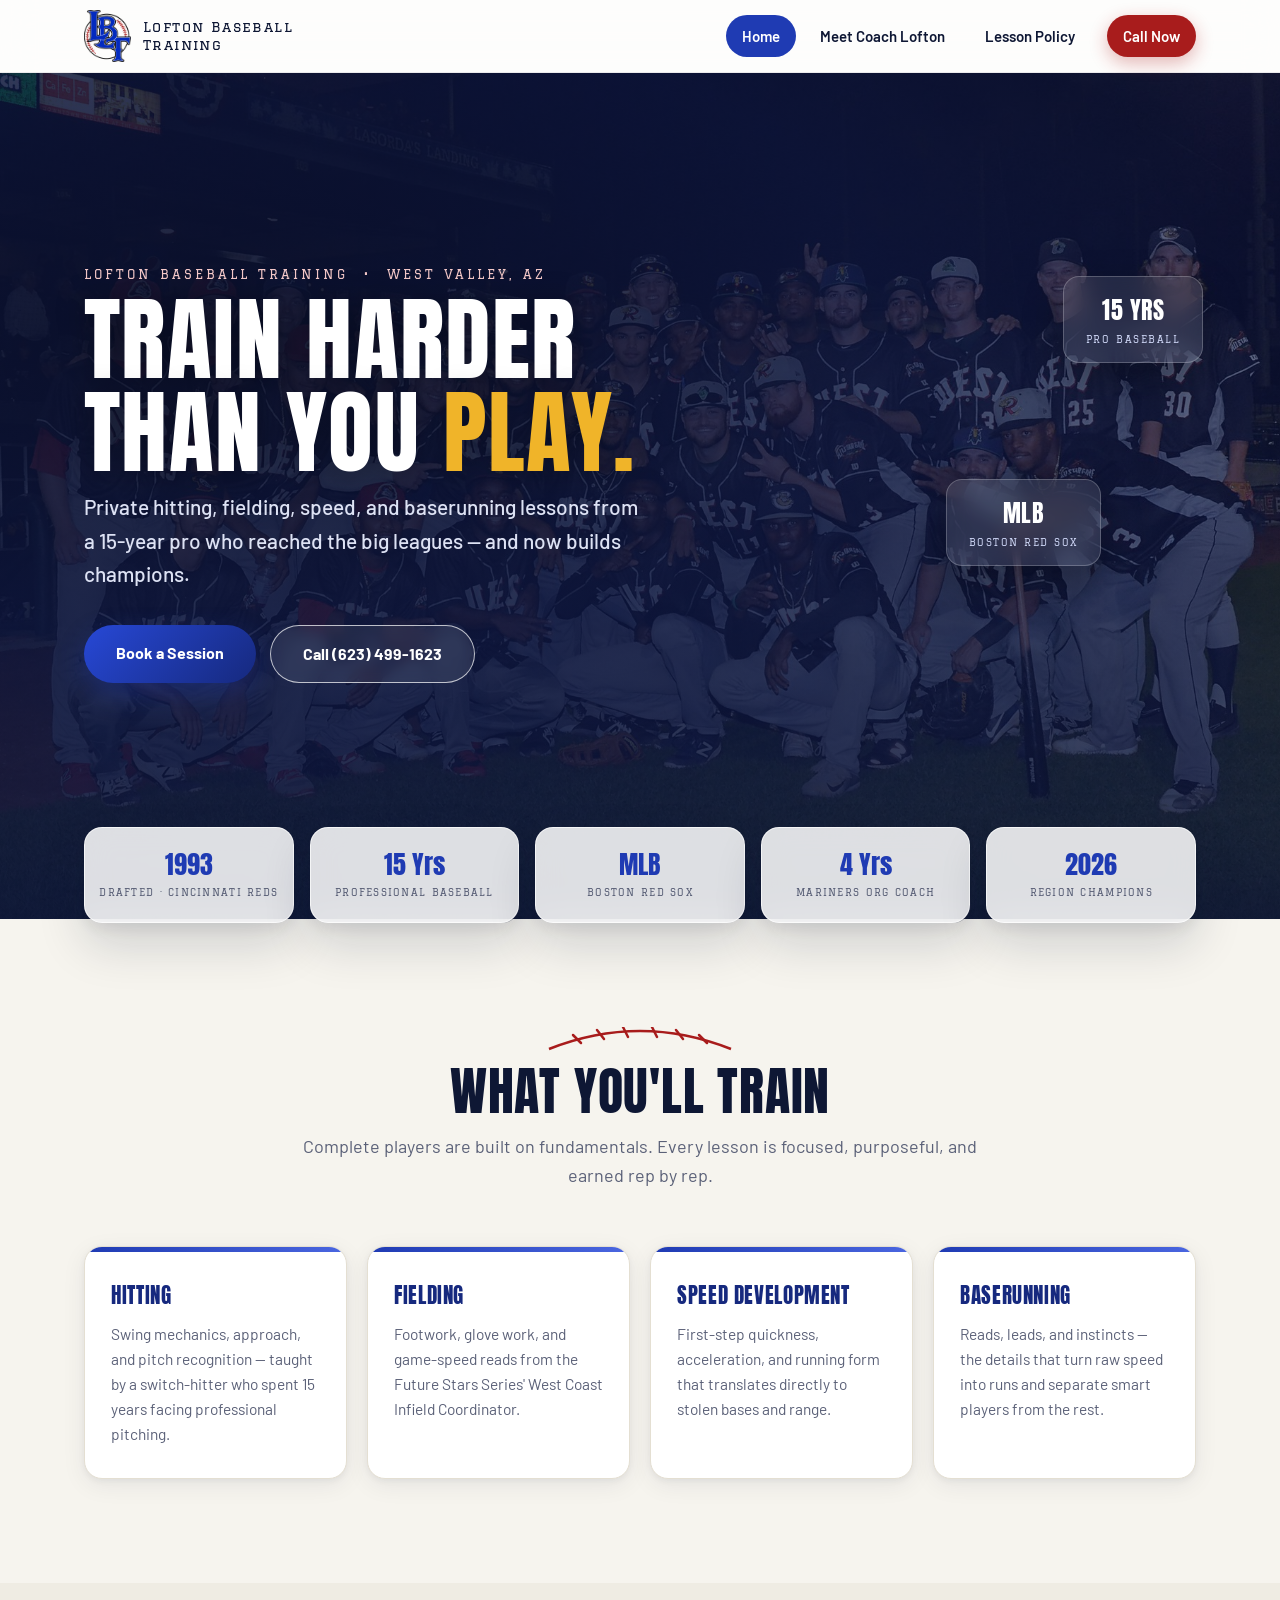
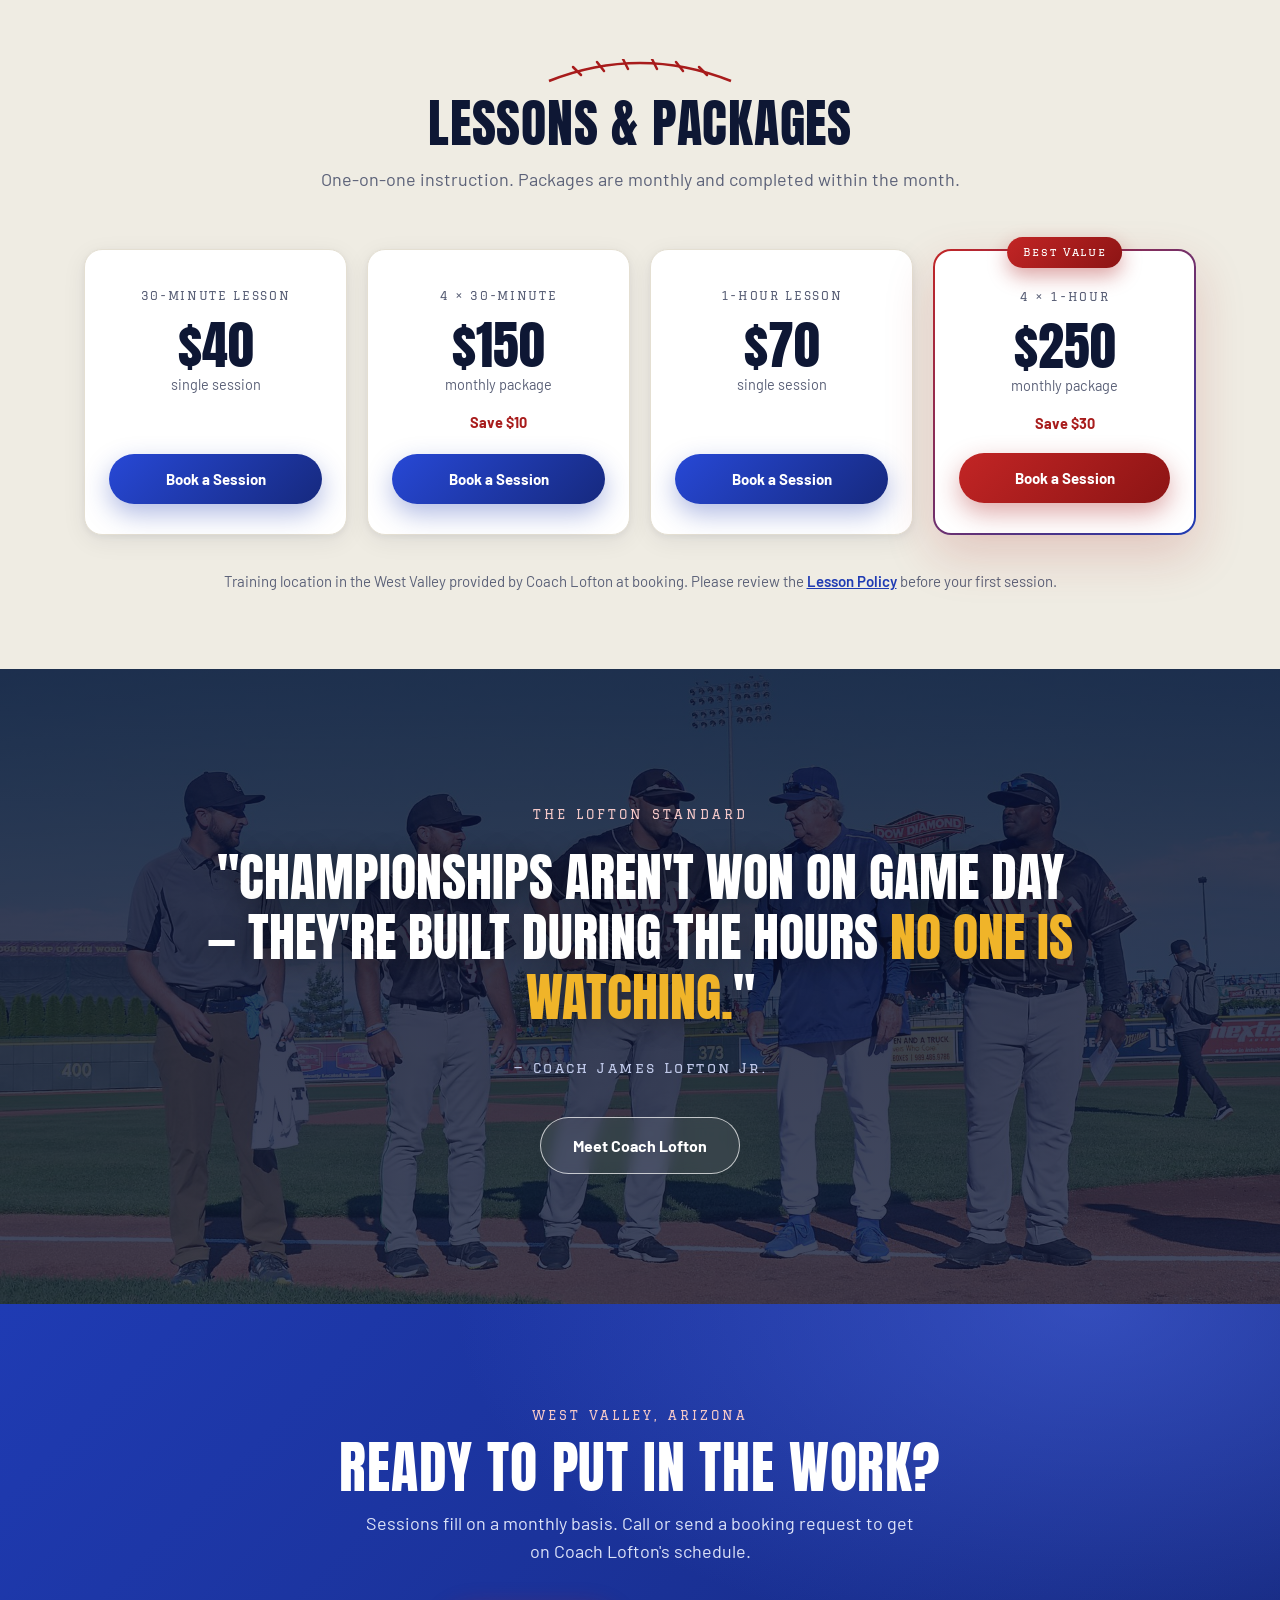
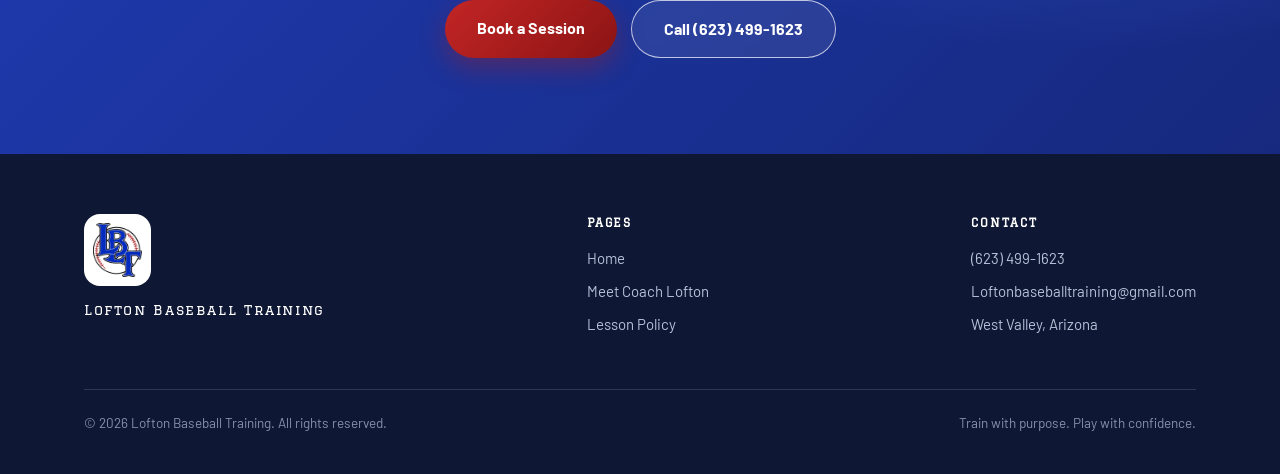
<file: index.html>
<!DOCTYPE html>
<html lang="en">
<head>
<meta charset="UTF-8">
<meta name="viewport" content="width=device-width, initial-scale=1.0">
<title>Lofton Baseball Training | Pro-Level Baseball Lessons in West Valley, AZ</title>
<meta name="description" content="Private baseball training in West Valley, Arizona with Coach James Lofton Jr. — 15-year pro, former Boston Red Sox shortstop, and Future Stars Series infield coordinator. Hitting, fielding, speed, and baserunning lessons.">
<link rel="icon" type="image/png" href="images/lbt-logo.png">
<link rel="preconnect" href="https://fonts.googleapis.com">
<link rel="preconnect" href="https://fonts.gstatic.com" crossorigin>
<link href="https://fonts.googleapis.com/css2?family=Anton&family=Graduate&family=Barlow:wght@400;500;600;700&display=swap" rel="stylesheet">
<link rel="stylesheet" href="styles.css">
</head>
<body>

<header class="site-header">
  <div class="header-inner">
    <a class="logo-link" href="index.html" aria-label="Lofton Baseball Training — home">
      <img src="images/lbt-logo.png" alt="LBT — Lofton Baseball Training logo">
      <span class="logo-word">Lofton Baseball<br>Training</span>
    </a>
    <button class="nav-toggle" aria-expanded="false" aria-controls="nav" onclick="const n=document.getElementById('nav');const o=n.classList.toggle('open');this.setAttribute('aria-expanded',o);">Menu</button>
    <nav class="main-nav" id="nav" aria-label="Main">
      <a href="index.html" class="active">Home</a>
      <a href="meet-coach-lofton.html">Meet Coach Lofton</a>
      <a href="lesson-policy.html">Lesson Policy</a>
      <a class="btn-call" href="tel:+16234991623">Call Now</a>
    </nav>
  </div>
</header>

<!-- HERO — championship poster background -->
<section class="hero">
  <img class="hero-bg" src="images/hero-team.jpg" alt="Coach Lofton with his players on the field after a win" fetchpriority="high">
  <div class="hero-shade"></div>

  <div class="hero-float f1"><div class="n">15 YRS</div><div class="l">Pro Baseball</div></div>
  <div class="hero-float f2"><div class="n">MLB</div><div class="l">Boston Red Sox</div></div>

  <div class="hero-content">
    <span class="eyebrow on-dark">Lofton Baseball Training &nbsp;•&nbsp; West Valley, AZ</span>
    <h1 class="display">Train harder<br>than you <span class="accent">play.</span></h1>
    <p class="sub">Private hitting, fielding, speed, and baserunning lessons from a 15-year pro who reached the big leagues — and now builds champions.</p>
    <div class="btn-group">
      <a class="btn btn-primary" href="mailto:Loftonbaseballtraining@gmail.com?subject=Book%20a%20Session%20%E2%80%94%20Lofton%20Baseball%20Training">Book a Session</a>
      <a class="btn btn-outline-light" href="tel:+16234991623">Call (623) 499-1623</a>
    </div>
  </div>
</section>

<!-- FLOATING STAT TILES -->
<div class="float-strip" aria-label="Coach Lofton's credentials">
  <div class="float-grid">
    <div class="tile reveal"><div class="num">1993</div><div class="lbl">Drafted · Cincinnati Reds</div></div>
    <div class="tile reveal d1"><div class="num">15 Yrs</div><div class="lbl">Professional Baseball</div></div>
    <div class="tile reveal d2"><div class="num">MLB</div><div class="lbl">Boston Red Sox</div></div>
    <div class="tile reveal d3"><div class="num">4 Yrs</div><div class="lbl">Mariners Org Coach</div></div>
    <div class="tile reveal d4"><div class="num">2026</div><div class="lbl">Region Champions</div></div>
  </div>
</div>

<!-- TRAINING -->
<section class="section" id="training">
  <div class="wrap">
    <div class="section-head reveal">
      <svg class="seam" viewBox="0 0 190 26" aria-hidden="true"><path d="M4 22 Q95 -14 186 22" fill="none" stroke="#A81C1C" stroke-width="2.5"/><g stroke="#A81C1C" stroke-width="2.5" stroke-linecap="round"><line x1="28" y1="8" x2="36" y2="16"/><line x1="52" y1="3" x2="59" y2="12"/><line x1="78" y1="0" x2="83" y2="10"/><line x1="107" y1="0" x2="112" y2="10"/><line x1="131" y1="3" x2="138" y2="12"/><line x1="154" y1="8" x2="162" y2="16"/></g></svg>
      <h2 class="display">What you'll train</h2>
      <p>Complete players are built on fundamentals. Every lesson is focused, purposeful, and earned rep by rep.</p>
    </div>
    <div class="train-grid">
      <div class="train-card reveal">
        <h3>Hitting</h3>
        <p>Swing mechanics, approach, and pitch recognition — taught by a switch-hitter who spent 15 years facing professional pitching.</p>
      </div>
      <div class="train-card reveal d1">
        <h3>Fielding</h3>
        <p>Footwork, glove work, and game-speed reads from the Future Stars Series' West Coast Infield Coordinator.</p>
      </div>
      <div class="train-card reveal d2">
        <h3>Speed Development</h3>
        <p>First-step quickness, acceleration, and running form that translates directly to stolen bases and range.</p>
      </div>
      <div class="train-card reveal d3">
        <h3>Baserunning</h3>
        <p>Reads, leads, and instincts — the details that turn raw speed into runs and separate smart players from the rest.</p>
      </div>
    </div>
  </div>
</section>

<!-- PRICING -->
<section class="section tight" id="pricing" style="background:#EFECE3;">
  <div class="wrap">
    <div class="section-head reveal">
      <svg class="seam" viewBox="0 0 190 26" aria-hidden="true"><path d="M4 22 Q95 -14 186 22" fill="none" stroke="#A81C1C" stroke-width="2.5"/><g stroke="#A81C1C" stroke-width="2.5" stroke-linecap="round"><line x1="28" y1="8" x2="36" y2="16"/><line x1="52" y1="3" x2="59" y2="12"/><line x1="78" y1="0" x2="83" y2="10"/><line x1="107" y1="0" x2="112" y2="10"/><line x1="131" y1="3" x2="138" y2="12"/><line x1="154" y1="8" x2="162" y2="16"/></g></svg>
      <h2 class="display">Lessons &amp; Packages</h2>
      <p>One-on-one instruction. Packages are monthly and completed within the month.</p>
    </div>
    <div class="price-grid">
      <div class="price-card reveal">
        <div class="plan">30-Minute Lesson</div>
        <div class="amount">$40</div>
        <div class="per">single session</div>
        <div class="save"></div>
        <a class="btn btn-primary" href="mailto:Loftonbaseballtraining@gmail.com?subject=Book%20a%2030-Minute%20Lesson">Book a Session</a>
      </div>
      <div class="price-card reveal d1">
        <div class="plan">4 × 30-Minute</div>
        <div class="amount">$150</div>
        <div class="per">monthly package</div>
        <div class="save">Save $10</div>
        <a class="btn btn-primary" href="mailto:Loftonbaseballtraining@gmail.com?subject=Book%20the%204%20x%2030-Minute%20Package">Book a Session</a>
      </div>
      <div class="price-card reveal d2">
        <div class="plan">1-Hour Lesson</div>
        <div class="amount">$70</div>
        <div class="per">single session</div>
        <div class="save"></div>
        <a class="btn btn-primary" href="mailto:Loftonbaseballtraining@gmail.com?subject=Book%20a%201-Hour%20Lesson">Book a Session</a>
      </div>
      <div class="price-card best reveal d3">
        <span class="best-tag">Best Value</span>
        <div class="plan">4 × 1-Hour</div>
        <div class="amount">$250</div>
        <div class="per">monthly package</div>
        <div class="save">Save $30</div>
        <a class="btn btn-red" href="mailto:Loftonbaseballtraining@gmail.com?subject=Book%20the%204%20x%201-Hour%20Package">Book a Session</a>
      </div>
    </div>
    <p class="price-note reveal">Training location in the West Valley provided by Coach Lofton at booking. Please review the <a href="lesson-policy.html">Lesson Policy</a> before your first session.</p>
  </div>
</section>

<!-- PHILOSOPHY QUOTE over team photo -->
<section class="quote-band">
  <img class="qbg" src="images/allstar-day.jpg" alt="" aria-hidden="true">
  <div class="qshade"></div>
  <div class="wrap">
    <span class="eyebrow on-dark">The Lofton Standard</span>
    <blockquote class="reveal">"Championships aren't won on game day — they're built during the hours <span class="accent">no one is watching.</span>"</blockquote>
    <cite>— Coach James Lofton Jr.</cite>
    <div class="more">
      <a class="btn btn-outline-light" href="meet-coach-lofton.html">Meet Coach Lofton</a>
    </div>
  </div>
</section>

<!-- FINAL CTA -->
<section class="cta-band">
  <div class="wrap">
    <span class="eyebrow on-dark">West Valley, Arizona</span>
    <h2 class="display reveal">Ready to put in the work?</h2>
    <p>Sessions fill on a monthly basis. Call or send a booking request to get on Coach Lofton's schedule.</p>
    <div class="btn-group">
      <a class="btn btn-red" href="mailto:Loftonbaseballtraining@gmail.com?subject=Book%20a%20Session%20%E2%80%94%20Lofton%20Baseball%20Training">Book a Session</a>
      <a class="btn btn-outline-light" href="tel:+16234991623">Call (623) 499-1623</a>
    </div>
  </div>
</section>

<footer class="site-footer">
  <div class="wrap">
    <div class="footer-grid">
      <div class="footer-brand">
        <img src="images/lbt-logo.png" alt="LBT logo">
        <div class="fw">Lofton Baseball Training</div>
      </div>
      <div class="footer-col">
        <h4>Pages</h4>
        <a href="index.html">Home</a>
        <a href="meet-coach-lofton.html">Meet Coach Lofton</a>
        <a href="lesson-policy.html">Lesson Policy</a>
      </div>
      <div class="footer-col">
        <h4>Contact</h4>
        <a href="tel:+16234991623">(623) 499-1623</a>
        <a href="mailto:Loftonbaseballtraining@gmail.com">Loftonbaseballtraining@gmail.com</a>
        <span style="display:block;">West Valley, Arizona</span>
      </div>
    </div>
    <div class="footer-bottom">
      <span>© 2026 Lofton Baseball Training. All rights reserved.</span>
      <span>Train with purpose. Play with confidence.</span>
    </div>
  </div>
</footer>

<script>
(function(){
  var els=document.querySelectorAll('.reveal');
  if(!('IntersectionObserver' in window)||window.matchMedia('(prefers-reduced-motion: reduce)').matches){
    els.forEach(function(e){e.classList.add('in');});return;
  }
  var io=new IntersectionObserver(function(entries){
    entries.forEach(function(en){if(en.isIntersecting){en.target.classList.add('in');io.unobserve(en.target);}});
  },{threshold:.15});
  els.forEach(function(e){io.observe(e);});
})();
</script>

</body>
</html>
</file>
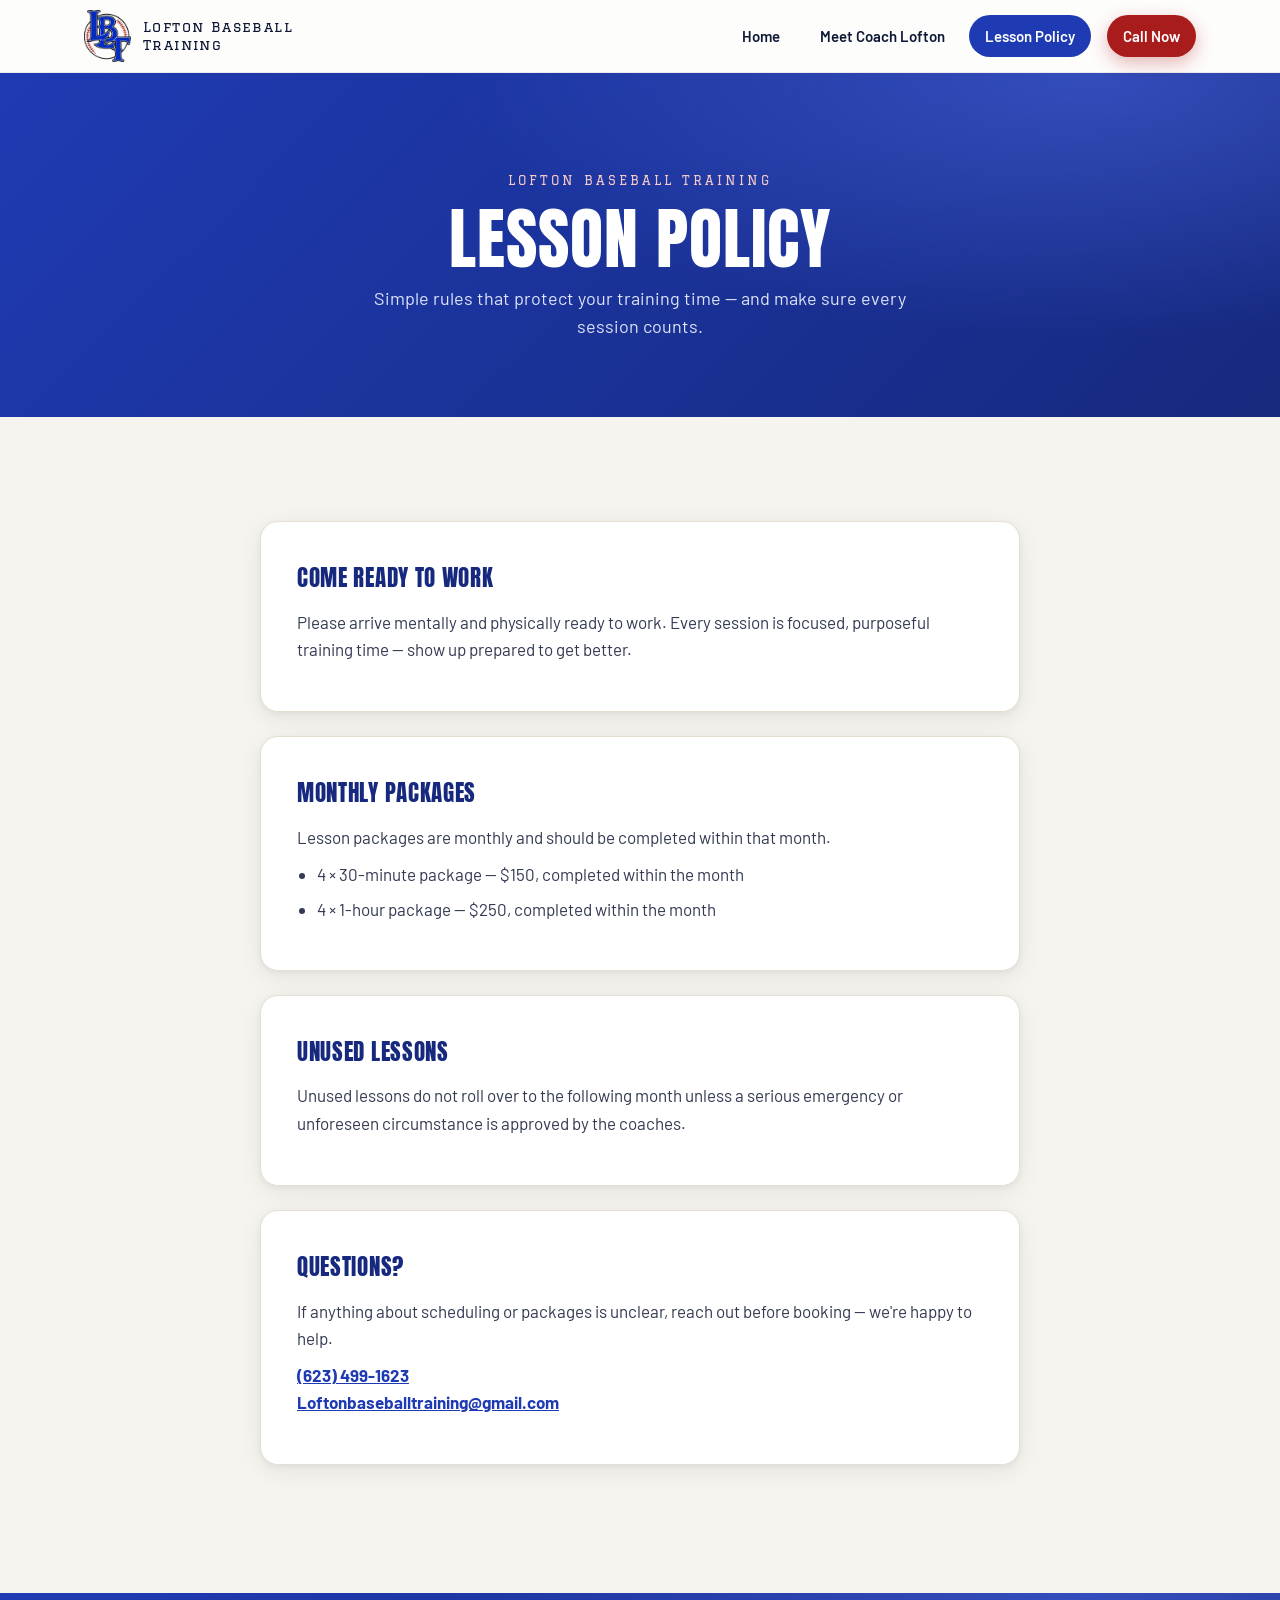
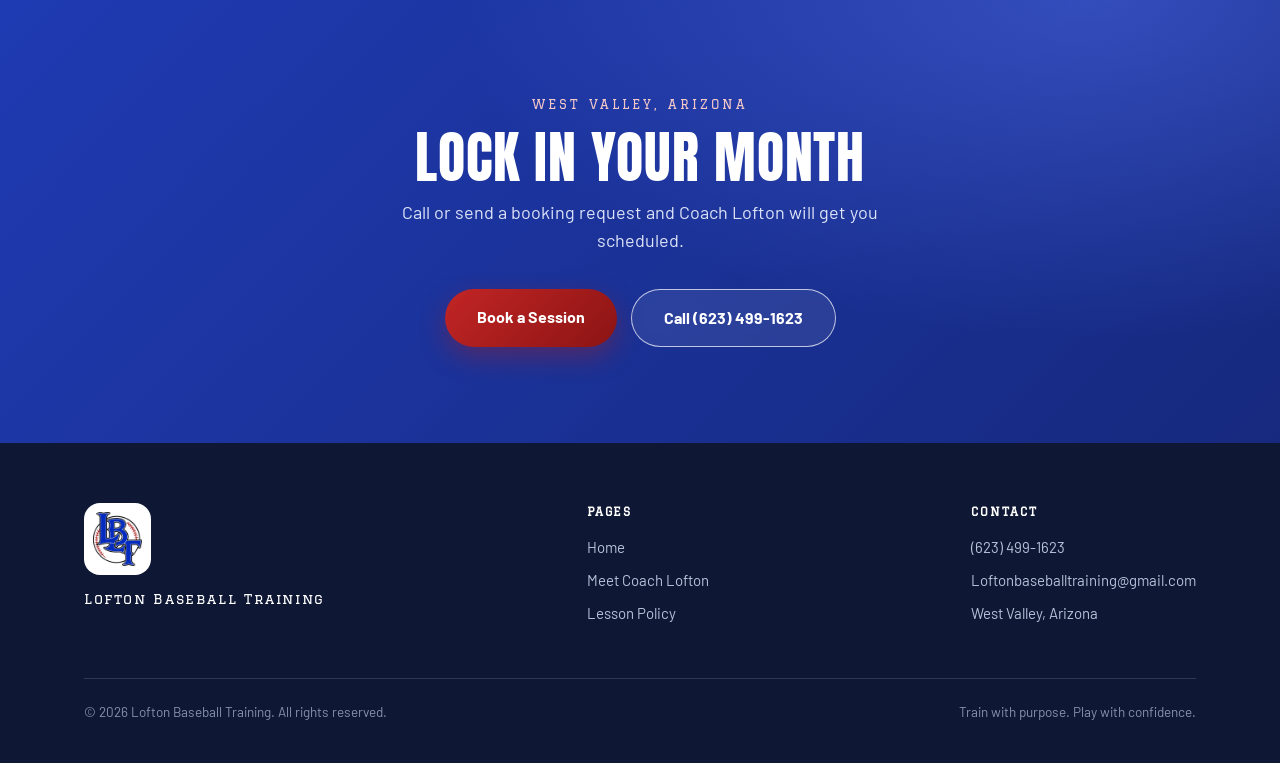
<file: lesson-policy.html>
<!DOCTYPE html>
<html lang="en">
<head>
<meta charset="UTF-8">
<meta name="viewport" content="width=device-width, initial-scale=1.0">
<title>Lesson Policy | Lofton Baseball Training</title>
<meta name="description" content="Lesson policies and terms for Lofton Baseball Training — monthly packages, scheduling, and what to expect at every session.">
<link rel="icon" type="image/png" href="images/lbt-logo.png">
<link rel="preconnect" href="https://fonts.googleapis.com">
<link rel="preconnect" href="https://fonts.gstatic.com" crossorigin>
<link href="https://fonts.googleapis.com/css2?family=Anton&family=Graduate&family=Barlow:wght@400;500;600;700&display=swap" rel="stylesheet">
<link rel="stylesheet" href="styles.css">
</head>
<body>

<header class="site-header">
  <div class="header-inner">
    <a class="logo-link" href="index.html" aria-label="Lofton Baseball Training — home">
      <img src="images/lbt-logo.png" alt="LBT — Lofton Baseball Training logo">
      <span class="logo-word">Lofton Baseball<br>Training</span>
    </a>
    <button class="nav-toggle" aria-expanded="false" aria-controls="nav" onclick="const n=document.getElementById('nav');const o=n.classList.toggle('open');this.setAttribute('aria-expanded',o);">Menu</button>
    <nav class="main-nav" id="nav" aria-label="Main">
      <a href="index.html">Home</a>
      <a href="meet-coach-lofton.html">Meet Coach Lofton</a>
      <a href="lesson-policy.html" class="active">Lesson Policy</a>
      <a class="btn-call" href="tel:+16234991623">Call Now</a>
    </nav>
  </div>
</header>

<!-- POLICY HERO -->
<section class="policy-hero">
  <div class="wrap">
    <span class="eyebrow on-dark">Lofton Baseball Training</span>
    <h1 class="display">Lesson Policy</h1>
    <p>Simple rules that protect your training time — and make sure every session counts.</p>
  </div>
</section>

<!-- POLICY BODY -->
<section class="section">
  <div class="wrap">
    <div class="policy-body">

      <div class="policy-card reveal">
        <h2>Come Ready to Work</h2>
        <p>Please arrive mentally and physically ready to work. Every session is focused, purposeful training time — show up prepared to get better.</p>
      </div>

      <div class="policy-card reveal">
        <h2>Monthly Packages</h2>
        <p>Lesson packages are monthly and should be completed within that month.</p>
        <ul>
          <li>4 × 30-minute package — $150, completed within the month</li>
          <li>4 × 1-hour package — $250, completed within the month</li>
        </ul>
      </div>

      <div class="policy-card reveal">
        <h2>Unused Lessons</h2>
        <p>Unused lessons do not roll over to the following month unless a serious emergency or unforeseen circumstance is approved by the coaches.</p>
      </div>

      <div class="policy-card reveal">
        <h2>Questions?</h2>
        <p>If anything about scheduling or packages is unclear, reach out before booking — we're happy to help.</p>
        <p><a href="tel:+16234991623" style="color:var(--royal);font-weight:700;">(623) 499-1623</a><br>
        <a href="mailto:Loftonbaseballtraining@gmail.com" style="color:var(--royal);font-weight:700;">Loftonbaseballtraining@gmail.com</a></p>
      </div>

    </div>
  </div>
</section>

<!-- CTA -->
<section class="cta-band">
  <div class="wrap">
    <span class="eyebrow on-dark">West Valley, Arizona</span>
    <h2 class="display">Lock in your month</h2>
    <p>Call or send a booking request and Coach Lofton will get you scheduled.</p>
    <div class="btn-group">
      <a class="btn btn-red" href="mailto:Loftonbaseballtraining@gmail.com?subject=Book%20a%20Session%20%E2%80%94%20Lofton%20Baseball%20Training">Book a Session</a>
      <a class="btn btn-outline-light" href="tel:+16234991623">Call (623) 499-1623</a>
    </div>
  </div>
</section>

<footer class="site-footer">
  <div class="wrap">
    <div class="footer-grid">
      <div class="footer-brand">
        <img src="images/lbt-logo.png" alt="LBT logo">
        <div class="fw">Lofton Baseball Training</div>
      </div>
      <div class="footer-col">
        <h4>Pages</h4>
        <a href="index.html">Home</a>
        <a href="meet-coach-lofton.html">Meet Coach Lofton</a>
        <a href="lesson-policy.html">Lesson Policy</a>
      </div>
      <div class="footer-col">
        <h4>Contact</h4>
        <a href="tel:+16234991623">(623) 499-1623</a>
        <a href="mailto:Loftonbaseballtraining@gmail.com">Loftonbaseballtraining@gmail.com</a>
        <span style="display:block;">West Valley, Arizona</span>
      </div>
    </div>
    <div class="footer-bottom">
      <span>© 2026 Lofton Baseball Training. All rights reserved.</span>
      <span>Train with purpose. Play with confidence.</span>
    </div>
  </div>
</footer>


<script>
(function(){
  var els=document.querySelectorAll('.reveal');
  if(!('IntersectionObserver' in window)||window.matchMedia('(prefers-reduced-motion: reduce)').matches){
    els.forEach(function(e){e.classList.add('in');});return;
  }
  var io=new IntersectionObserver(function(entries){
    entries.forEach(function(en){if(en.isIntersecting){en.target.classList.add('in');io.unobserve(en.target);}});
  },{threshold:.15});
  els.forEach(function(e){io.observe(e);});
})();
</script>
</body>
</html>
</file>
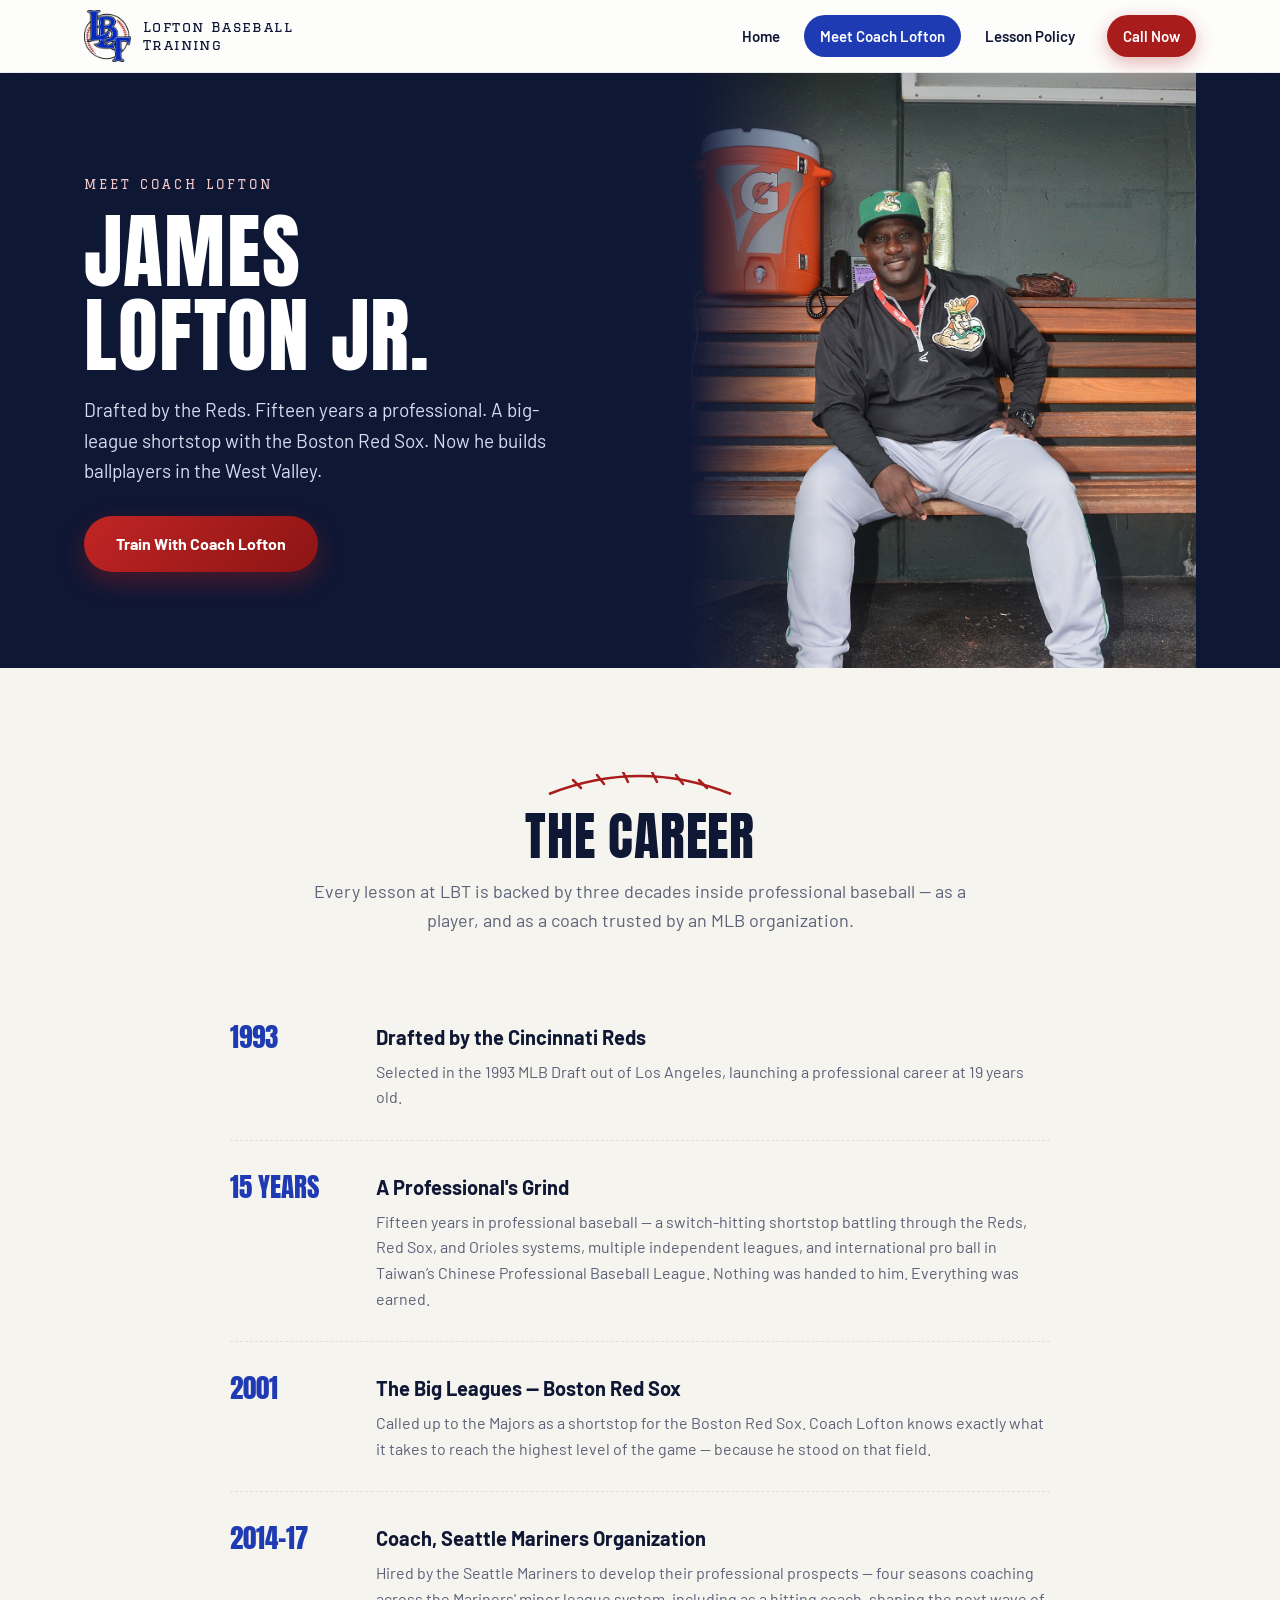
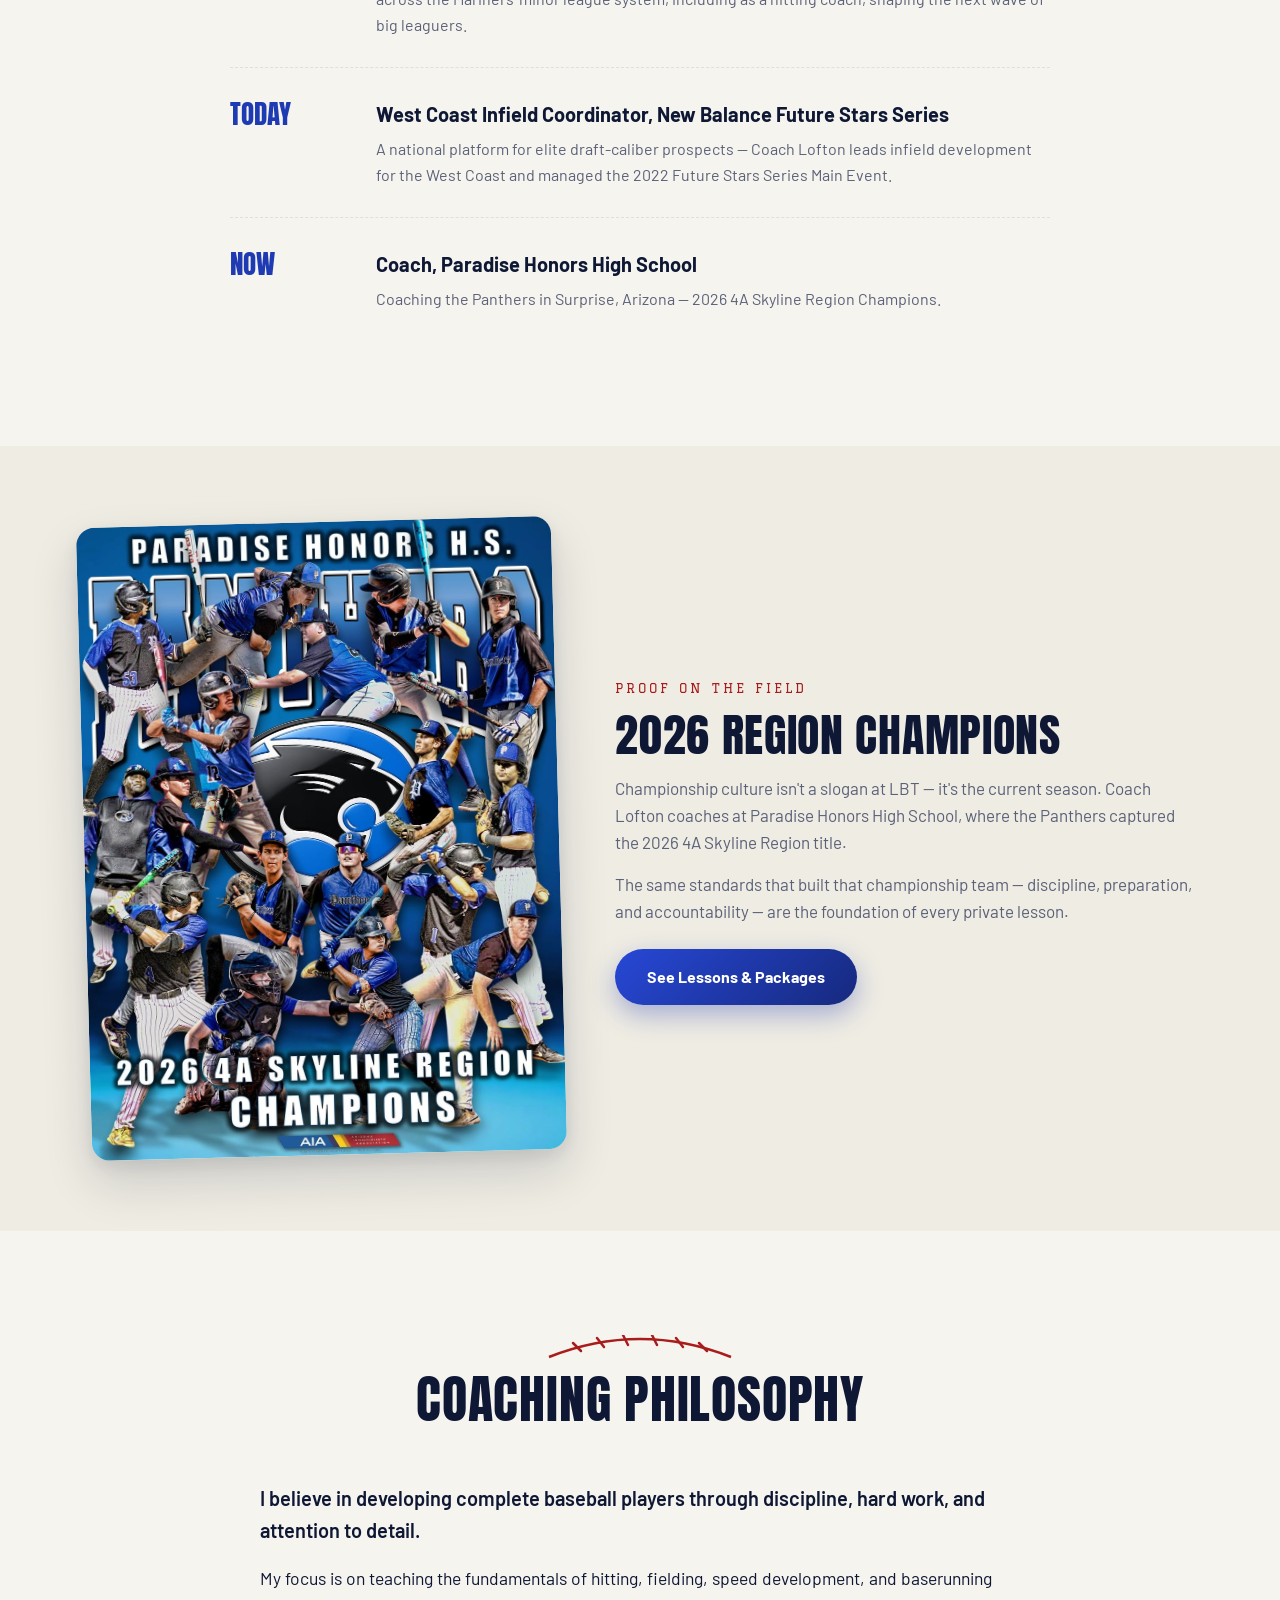
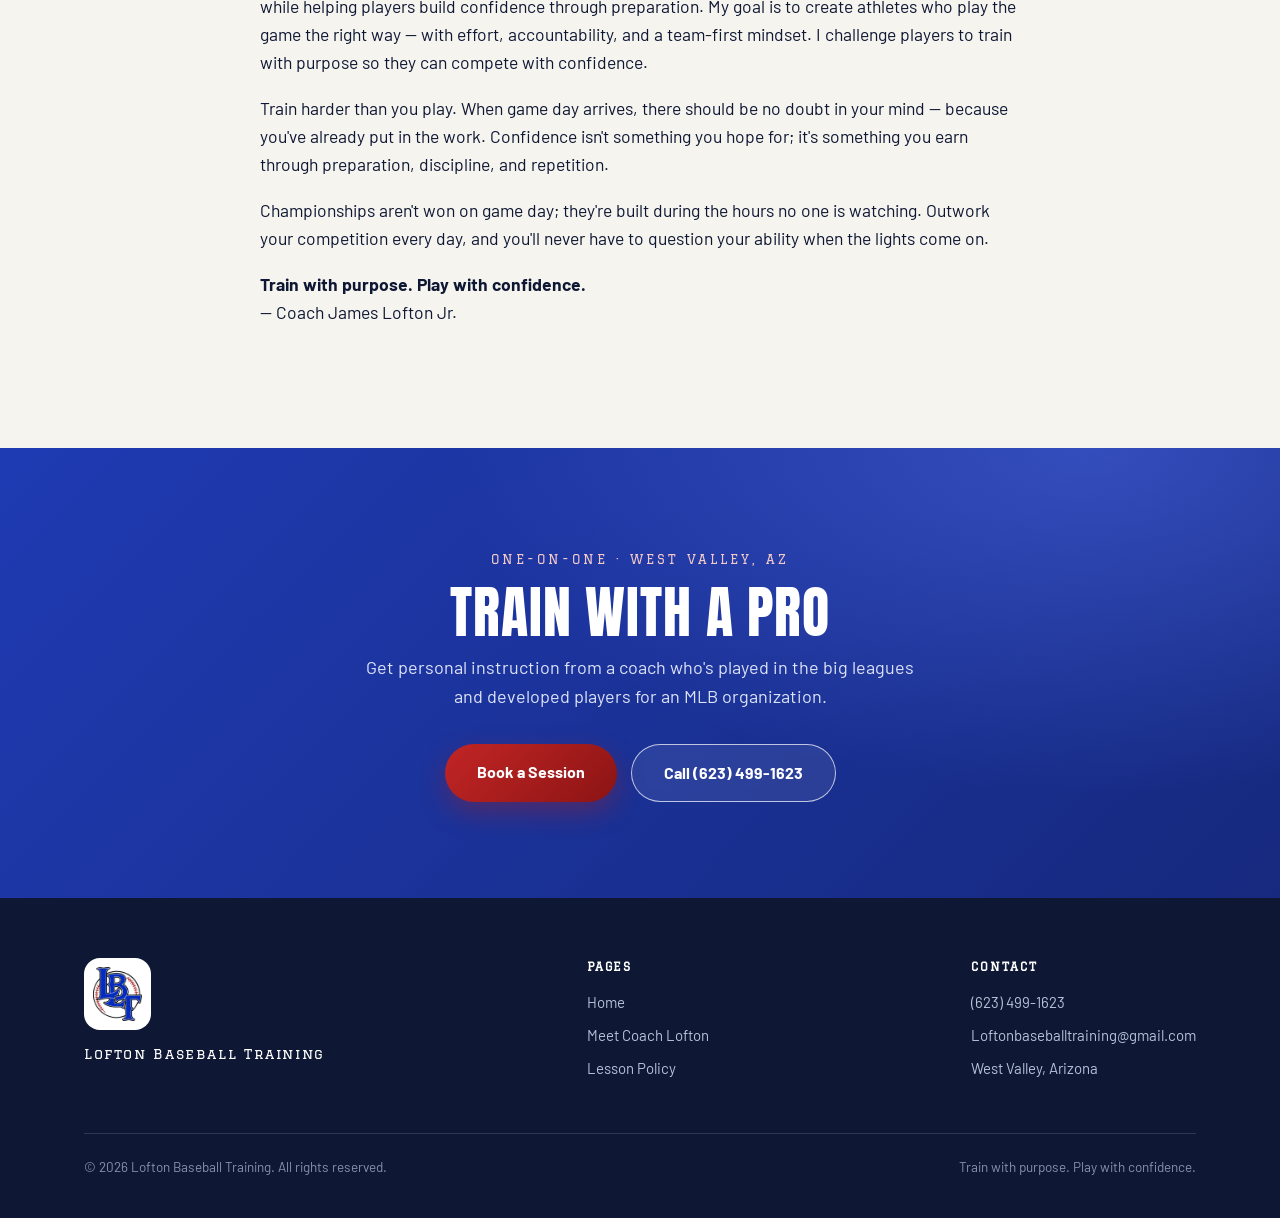
<file: meet-coach-lofton.html>
<!DOCTYPE html>
<html lang="en">
<head>
<meta charset="UTF-8">
<meta name="viewport" content="width=device-width, initial-scale=1.0">
<title>Meet Coach James Lofton Jr. | Lofton Baseball Training</title>
<meta name="description" content="Coach James Lofton Jr. — drafted by the Cincinnati Reds, 15 years in professional baseball, MLB with the Boston Red Sox, Seattle Mariners organization coach, and Future Stars Series West Coast Infield Coordinator.">
<link rel="icon" type="image/png" href="images/lbt-logo.png">
<link rel="preconnect" href="https://fonts.googleapis.com">
<link rel="preconnect" href="https://fonts.gstatic.com" crossorigin>
<link href="https://fonts.googleapis.com/css2?family=Anton&family=Graduate&family=Barlow:wght@400;500;600;700&display=swap" rel="stylesheet">
<link rel="stylesheet" href="styles.css">
</head>
<body>

<header class="site-header">
  <div class="header-inner">
    <a class="logo-link" href="index.html" aria-label="Lofton Baseball Training — home">
      <img src="images/lbt-logo.png" alt="LBT — Lofton Baseball Training logo">
      <span class="logo-word">Lofton Baseball<br>Training</span>
    </a>
    <button class="nav-toggle" aria-expanded="false" aria-controls="nav" onclick="const n=document.getElementById('nav');const o=n.classList.toggle('open');this.setAttribute('aria-expanded',o);">Menu</button>
    <nav class="main-nav" id="nav" aria-label="Main">
      <a href="index.html">Home</a>
      <a href="meet-coach-lofton.html" class="active">Meet Coach Lofton</a>
      <a href="lesson-policy.html">Lesson Policy</a>
      <a class="btn-call" href="tel:+16234991623">Call Now</a>
    </nav>
  </div>
</header>

<!-- COACH HERO -->
<section class="coach-hero">
  <div class="coach-hero-grid">
    <div class="coach-hero-text">
      <span class="eyebrow on-dark">Meet Coach Lofton</span>
      <h1 class="display">James<br>Lofton Jr.</h1>
      <p class="sub">Drafted by the Reds. Fifteen years a professional. A big-league shortstop with the Boston Red Sox. Now he builds ballplayers in the West Valley.</p>
      <div class="btn-group">
        <a class="btn btn-red" href="mailto:Loftonbaseballtraining@gmail.com?subject=Book%20a%20Session%20%E2%80%94%20Lofton%20Baseball%20Training">Train With Coach Lofton</a>
      </div>
    </div>
    <div class="coach-hero-photo">
      <img src="images/coach-portrait.jpg" alt="Coach James Lofton Jr. in the dugout during his time coaching in the Seattle Mariners organization">
    </div>
  </div>
</section>

<!-- CAREER SCORECARD -->
<section class="section">
  <div class="wrap">
    <div class="section-head">
      <svg class="seam" viewBox="0 0 190 26" aria-hidden="true"><path d="M4 22 Q95 -14 186 22" fill="none" stroke="#A81C1C" stroke-width="2.5"/><g stroke="#A81C1C" stroke-width="2.5" stroke-linecap="round"><line x1="28" y1="8" x2="36" y2="16"/><line x1="52" y1="3" x2="59" y2="12"/><line x1="78" y1="0" x2="83" y2="10"/><line x1="107" y1="0" x2="112" y2="10"/><line x1="131" y1="3" x2="138" y2="12"/><line x1="154" y1="8" x2="162" y2="16"/></g></svg>
      <h2 class="display">The Career</h2>
      <p>Every lesson at LBT is backed by three decades inside professional baseball — as a player, and as a coach trusted by an MLB organization.</p>
    </div>
    <div class="timeline">
      <div class="inning reveal">
        <div class="yr">1993</div>
        <div>
          <h3>Drafted by the Cincinnati Reds</h3>
          <p>Selected in the 1993 MLB Draft out of Los Angeles, launching a professional career at 19 years old.</p>
        </div>
      </div>
      <div class="inning reveal">
        <div class="yr">15 Years</div>
        <div>
          <h3>A Professional's Grind</h3>
          <p>Fifteen years in professional baseball — a switch-hitting shortstop battling through the Reds, Red Sox, and Orioles systems, multiple independent leagues, and international pro ball in Taiwan’s Chinese Professional Baseball League. Nothing was handed to him. Everything was earned.</p>
        </div>
      </div>
      <div class="inning reveal">
        <div class="yr">2001</div>
        <div>
          <h3>The Big Leagues — Boston Red Sox</h3>
          <p>Called up to the Majors as a shortstop for the Boston Red Sox. Coach Lofton knows exactly what it takes to reach the highest level of the game — because he stood on that field.</p>
        </div>
      </div>
      <div class="inning reveal">
        <div class="yr">2014–17</div>
        <div>
          <h3>Coach, Seattle Mariners Organization</h3>
          <p>Hired by the Seattle Mariners to develop their professional prospects — four seasons coaching across the Mariners' minor league system, including as a hitting coach, shaping the next wave of big leaguers.</p>
        </div>
      </div>
      <div class="inning reveal">
        <div class="yr">Today</div>
        <div>
          <h3>West Coast Infield Coordinator, New Balance Future Stars Series</h3>
          <p>A national platform for elite draft-caliber prospects — Coach Lofton leads infield development for the West Coast and managed the 2022 Future Stars Series Main Event.</p>
        </div>
      </div>
      <div class="inning reveal">
        <div class="yr">Now</div>
        <div>
          <h3>Coach, Paradise Honors High School</h3>
          <p>Coaching the Panthers in Surprise, Arizona — 2026 4A Skyline Region Champions.</p>
        </div>
      </div>
    </div>
  </div>
</section>

<!-- CHAMPIONSHIP -->
<section class="section tight" style="background:#EFECE3;">
  <div class="wrap">
    <div class="champ-grid reveal">
      <div class="poster">
        <img src="images/champs-poster.jpg" alt="Paradise Honors High School Panthers — 2026 4A Skyline Region Champions poster">
      </div>
      <div>
        <span class="eyebrow">Proof on the Field</span>
        <h2 class="display">2026 Region Champions</h2>
        <p>Championship culture isn't a slogan at LBT — it's the current season. Coach Lofton coaches at Paradise Honors High School, where the Panthers captured the 2026 4A Skyline Region title.</p>
        <p>The same standards that built that championship team — discipline, preparation, and accountability — are the foundation of every private lesson.</p>
        <div class="btn-group" style="margin-top:24px;">
          <a class="btn btn-primary" href="index.html#pricing">See Lessons &amp; Packages</a>
        </div>
      </div>
    </div>
  </div>
</section>

<!-- PHILOSOPHY -->
<section class="section">
  <div class="wrap">
    <div class="section-head">
      <svg class="seam" viewBox="0 0 190 26" aria-hidden="true"><path d="M4 22 Q95 -14 186 22" fill="none" stroke="#A81C1C" stroke-width="2.5"/><g stroke="#A81C1C" stroke-width="2.5" stroke-linecap="round"><line x1="28" y1="8" x2="36" y2="16"/><line x1="52" y1="3" x2="59" y2="12"/><line x1="78" y1="0" x2="83" y2="10"/><line x1="107" y1="0" x2="112" y2="10"/><line x1="131" y1="3" x2="138" y2="12"/><line x1="154" y1="8" x2="162" y2="16"/></g></svg>
      <h2 class="display">Coaching Philosophy</h2>
    </div>
    <div class="philosophy">
      <p class="lead">I believe in developing complete baseball players through discipline, hard work, and attention to detail.</p>
      <p>My focus is on teaching the fundamentals of hitting, fielding, speed development, and baserunning while helping players build confidence through preparation. My goal is to create athletes who play the game the right way — with effort, accountability, and a team-first mindset. I challenge players to train with purpose so they can compete with confidence.</p>
      <p>Train harder than you play. When game day arrives, there should be no doubt in your mind — because you've already put in the work. Confidence isn't something you hope for; it's something you earn through preparation, discipline, and repetition.</p>
      <p>Championships aren't won on game day; they're built during the hours no one is watching. Outwork your competition every day, and you'll never have to question your ability when the lights come on.</p>
      <p><strong>Train with purpose. Play with confidence.</strong><br>— Coach James Lofton Jr.</p>
    </div>
  </div>
</section>

<!-- CTA -->
<section class="cta-band">
  <div class="wrap">
    <span class="eyebrow on-dark">One-on-one · West Valley, AZ</span>
    <h2 class="display">Train with a pro</h2>
    <p>Get personal instruction from a coach who's played in the big leagues and developed players for an MLB organization.</p>
    <div class="btn-group">
      <a class="btn btn-red" href="mailto:Loftonbaseballtraining@gmail.com?subject=Book%20a%20Session%20%E2%80%94%20Lofton%20Baseball%20Training">Book a Session</a>
      <a class="btn btn-outline-light" href="tel:+16234991623">Call (623) 499-1623</a>
    </div>
  </div>
</section>

<footer class="site-footer">
  <div class="wrap">
    <div class="footer-grid">
      <div class="footer-brand">
        <img src="images/lbt-logo.png" alt="LBT logo">
        <div class="fw">Lofton Baseball Training</div>
      </div>
      <div class="footer-col">
        <h4>Pages</h4>
        <a href="index.html">Home</a>
        <a href="meet-coach-lofton.html">Meet Coach Lofton</a>
        <a href="lesson-policy.html">Lesson Policy</a>
      </div>
      <div class="footer-col">
        <h4>Contact</h4>
        <a href="tel:+16234991623">(623) 499-1623</a>
        <a href="mailto:Loftonbaseballtraining@gmail.com">Loftonbaseballtraining@gmail.com</a>
        <span style="display:block;">West Valley, Arizona</span>
      </div>
    </div>
    <div class="footer-bottom">
      <span>© 2026 Lofton Baseball Training. All rights reserved.</span>
      <span>Train with purpose. Play with confidence.</span>
    </div>
  </div>
</footer>


<script>
(function(){
  var els=document.querySelectorAll('.reveal');
  if(!('IntersectionObserver' in window)||window.matchMedia('(prefers-reduced-motion: reduce)').matches){
    els.forEach(function(e){e.classList.add('in');});return;
  }
  var io=new IntersectionObserver(function(entries){
    entries.forEach(function(en){if(en.isIntersecting){en.target.classList.add('in');io.unobserve(en.target);}});
  },{threshold:.15});
  els.forEach(function(e){io.observe(e);});
})();
</script>
</body>
</html>
</file>
<file: styles.css>
/* ============================================================
   LOFTON BASEBALL TRAINING — shared styles (v2 modern)
   Palette: chalk white / royal blue / seam red / navy ink
   Type: Anton (display) · Graduate (varsity labels) · Barlow (body)
   ============================================================ */

:root{
  --chalk:#F6F4EE;
  --white:#FFFFFF;
  --royal:#1F3BB3;
  --royal-deep:#16297E;
  --ink:#0E1734;
  --stitch:#A81C1C;
  --gold:#F0B429;
  --line:#E4DFD2;
  --muted:#5B6178;
  --max:1160px;
  --r:18px;
  --shadow-soft:0 6px 24px rgba(14,23,52,.07), 0 2px 6px rgba(14,23,52,.05);
  --shadow-lift:0 22px 48px rgba(14,23,52,.16), 0 6px 16px rgba(14,23,52,.08);
}

*{margin:0;padding:0;box-sizing:border-box;}
html{scroll-behavior:smooth;}
body{
  font-family:'Barlow',system-ui,sans-serif;
  background:var(--chalk);
  color:var(--ink);
  line-height:1.6;
  font-size:17px;
  -webkit-font-smoothing:antialiased;
}
img{display:block;max-width:100%;}
a{color:inherit;}
.wrap{max-width:var(--max);margin:0 auto;padding:0 24px;}

/* ---------- type roles ---------- */
.display{
  font-family:'Anton',sans-serif;font-weight:400;text-transform:uppercase;
  letter-spacing:.015em;line-height:1.02;
}
.eyebrow{
  font-family:'Graduate',serif;font-size:12.5px;letter-spacing:.24em;
  text-transform:uppercase;color:var(--stitch);
}
.eyebrow.on-dark{color:#F3C8C8;}

/* ---------- glass header ---------- */
.site-header{
  position:sticky;top:0;z-index:60;
  background:rgba(255,255,255,.8);
  -webkit-backdrop-filter:blur(16px);backdrop-filter:blur(16px);
  border-bottom:1px solid rgba(14,23,52,.08);
}
.header-inner{
  max-width:var(--max);margin:0 auto;padding:10px 24px;
  display:flex;align-items:center;gap:20px;
}
.logo-link{display:flex;align-items:center;gap:12px;text-decoration:none;}
.logo-link img{height:52px;width:auto;transition:transform .25s ease;}
.logo-link:hover img{transform:rotate(-4deg) scale(1.05);}
.logo-word{font-family:'Graduate',serif;font-size:14px;letter-spacing:.1em;color:var(--ink);line-height:1.3;}
.main-nav{margin-left:auto;display:flex;align-items:center;gap:8px;}
.main-nav a{
  text-decoration:none;font-weight:600;font-size:15px;color:var(--ink);
  padding:9px 16px;border-radius:999px;transition:background .18s ease,color .18s ease;
}
.main-nav a:hover{background:rgba(31,59,179,.08);}
.main-nav a.active{background:var(--royal);color:#fff;}
.btn-call{
  background:var(--stitch);color:#fff !important;margin-left:8px;
  padding:10px 20px;border-radius:999px;font-weight:700;white-space:nowrap;
  box-shadow:0 6px 18px rgba(168,28,28,.32);
}
.btn-call:hover{background:#8C1414 !important;}

.nav-toggle{display:none;margin-left:auto;background:rgba(255,255,255,.7);
  border:1.5px solid rgba(14,23,52,.2);border-radius:999px;padding:9px 16px;
  font-family:'Graduate',serif;font-size:11.5px;letter-spacing:.12em;cursor:pointer;color:var(--ink);}
@media (max-width:860px){
  .nav-toggle{display:block;}
  .main-nav{
    display:none;position:absolute;top:100%;left:12px;right:12px;
    background:rgba(255,255,255,.96);-webkit-backdrop-filter:blur(18px);backdrop-filter:blur(18px);
    border:1px solid rgba(14,23,52,.08);border-radius:20px;
    box-shadow:var(--shadow-lift);
    flex-direction:column;align-items:stretch;padding:14px;gap:6px;
  }
  .main-nav.open{display:flex;}
  .main-nav a{padding:13px 16px;}
  .btn-call{margin-left:0;text-align:center;}
  .logo-link img{height:44px;}
  .logo-word{font-size:12.5px;}
}

/* ---------- buttons ---------- */
.btn{
  display:inline-block;text-decoration:none;font-weight:700;font-size:16px;
  padding:15px 32px;border-radius:999px;
  transition:transform .16s ease, box-shadow .16s ease, background .16s ease;
}
.btn:hover{transform:translateY(-2px);}
.btn:active{transform:translateY(0);}
.btn-primary{background:linear-gradient(135deg,#2748D6,var(--royal-deep));color:#fff;box-shadow:0 10px 26px rgba(31,59,179,.35);}
.btn-outline-light{border:1.5px solid rgba(255,255,255,.7);color:#fff;-webkit-backdrop-filter:blur(6px);backdrop-filter:blur(6px);background:rgba(255,255,255,.08);}
.btn-outline-light:hover{background:rgba(255,255,255,.18);}
.btn-red{background:linear-gradient(135deg,#C22525,#8C1414);color:#fff;box-shadow:0 10px 26px rgba(168,28,28,.38);}
.btn-group{display:flex;gap:14px;flex-wrap:wrap;}

/* ---------- seam divider ---------- */
.seam{display:block;margin:0 auto;width:190px;height:26px;}

/* ---------- HERO (poster background) ---------- */
.hero{
  position:relative;color:#fff;overflow:hidden;
  display:flex;align-items:center;min-height:94vh;
}
.hero-bg{
  position:absolute;inset:0;width:100%;height:100%;
  object-fit:cover;object-position:center 32%;
  transform:scale(1.06);
  animation:heroDrift 18s ease-in-out infinite alternate;
}
@keyframes heroDrift{
  from{transform:scale(1.06) translateY(0);}
  to{transform:scale(1.12) translateY(-16px);}
}
.hero-shade{
  position:absolute;inset:0;
  background:
    radial-gradient(120% 90% at 15% 30%, rgba(10,16,44,.94) 0%, rgba(13,22,62,.82) 45%, rgba(13,22,62,.42) 100%),
    linear-gradient(0deg, rgba(10,16,44,.88) 0%, rgba(10,16,44,.5) 26%, rgba(10,16,44,0) 55%);
}
.hero-content{position:relative;max-width:var(--max);margin:0 auto;padding:120px 24px 170px;width:100%;}
.hero .champ-chip{
  display:inline-flex;align-items:center;gap:10px;
  background:rgba(255,255,255,.1);border:1px solid rgba(255,255,255,.25);
  -webkit-backdrop-filter:blur(10px);backdrop-filter:blur(10px);
  padding:9px 18px;border-radius:999px;margin-bottom:22px;
  font-weight:600;font-size:14px;color:#EDEFF9;
}
.hero .champ-chip .dot{width:8px;height:8px;border-radius:50%;background:var(--gold);box-shadow:0 0 12px var(--gold);}
.hero h1{font-size:clamp(46px,7.4vw,92px);margin:6px 0 10px;text-shadow:0 4px 30px rgba(0,0,0,.35);}
.hero h1 .accent{color:var(--gold);}
.hero .sub{font-size:clamp(17px,2vw,21px);max-width:560px;color:#DDE2F4;margin-bottom:34px;font-weight:500;}

/* floating chips inside hero (desktop) */
.hero-float{
  position:absolute;right:6%;display:none;
  background:rgba(255,255,255,.1);border:1px solid rgba(255,255,255,.22);
  -webkit-backdrop-filter:blur(12px);backdrop-filter:blur(12px);
  border-radius:16px;padding:14px 22px;text-align:center;color:#fff;
  box-shadow:0 16px 40px rgba(0,0,0,.3);
  animation:floaty 6s ease-in-out infinite;
}
.hero-float .n{font-family:'Anton',sans-serif;font-size:24px;letter-spacing:.02em;}
.hero-float .l{font-family:'Graduate',serif;font-size:9.5px;letter-spacing:.16em;color:#C9D1F0;margin-top:3px;text-transform:uppercase;}
.hero-float.f1{top:24%;}
.hero-float.f2{top:48%;right:14%;animation-delay:-3s;}
@keyframes floaty{
  0%,100%{transform:translateY(0);}
  50%{transform:translateY(-14px);}
}
@media (min-width:1024px){.hero-float{display:block;}}
@media (max-width:640px){
  .hero{min-height:82vh;}
  .hero-content{padding:88px 24px 150px;}
}

/* ---------- FLOATING STAT TILES (overlap hero) ---------- */
.float-strip{position:relative;z-index:5;margin-top:-92px;}
.float-grid{
  max-width:var(--max);margin:0 auto;padding:0 24px;
  display:grid;grid-template-columns:repeat(5,1fr);gap:16px;
}
.tile{
  background:rgba(255,255,255,.86);
  -webkit-backdrop-filter:blur(14px);backdrop-filter:blur(14px);
  border:1px solid rgba(255,255,255,.7);
  border-radius:var(--r);padding:22px 14px;text-align:center;
  box-shadow:var(--shadow-lift);
  transition:transform .2s ease, box-shadow .2s ease;
}
.tile:hover{transform:translateY(-6px);}
.tile .num{font-family:'Anton',sans-serif;font-size:26px;color:var(--royal);line-height:1.1;}
.tile .lbl{font-family:'Graduate',serif;font-size:9.8px;letter-spacing:.13em;color:var(--muted);margin-top:6px;text-transform:uppercase;}
@media (max-width:900px){
  .float-grid{grid-template-columns:repeat(2,1fr);}
  .float-strip{margin-top:-70px;}
  .tile:last-child{grid-column:1 / -1;}
}

/* ---------- sections ---------- */
.section{padding:104px 0;}
.section.tight{padding:76px 0;}
.section-head{text-align:center;max-width:680px;margin:0 auto 56px;}
.section-head h2{font-size:clamp(32px,4.4vw,52px);margin:12px 0 14px;}
.section-head p{color:var(--muted);font-size:18px;}

/* ---------- training cards ---------- */
.train-grid{display:grid;grid-template-columns:repeat(4,1fr);gap:20px;}
.train-card{
  background:var(--white);border:1px solid var(--line);border-radius:var(--r);
  padding:32px 26px;box-shadow:var(--shadow-soft);
  transition:transform .2s ease, box-shadow .2s ease;
  position:relative;overflow:hidden;
}
.train-card::before{
  content:"";position:absolute;top:0;left:0;right:0;height:5px;
  background:linear-gradient(90deg,var(--royal),#4A66E0);
}
.train-card:hover{transform:translateY(-6px);box-shadow:var(--shadow-lift);}
.train-card h3{font-family:'Anton',sans-serif;font-weight:400;text-transform:uppercase;
  letter-spacing:.03em;font-size:21px;margin-bottom:10px;color:var(--royal-deep);}
.train-card p{color:var(--muted);font-size:15.5px;}
@media (max-width:960px){.train-grid{grid-template-columns:repeat(2,1fr);}}
@media (max-width:560px){.train-grid{grid-template-columns:1fr;}}

/* ---------- pricing ---------- */
.price-grid{display:grid;grid-template-columns:repeat(4,1fr);gap:20px;align-items:stretch;}
.price-card{
  background:var(--white);border:1px solid var(--line);border-radius:var(--r);
  padding:36px 24px 30px;text-align:center;position:relative;
  display:flex;flex-direction:column;box-shadow:var(--shadow-soft);
  transition:transform .2s ease, box-shadow .2s ease;
}
.price-card:hover{transform:translateY(-6px);box-shadow:var(--shadow-lift);}
.price-card.best{
  border:2px solid transparent;
  background:
    linear-gradient(var(--white),var(--white)) padding-box,
    linear-gradient(135deg,#C22525,var(--royal)) border-box;
  box-shadow:0 20px 50px rgba(168,28,28,.18);
}
.best-tag{
  position:absolute;top:-14px;left:50%;transform:translateX(-50%);
  background:linear-gradient(135deg,#C22525,#8C1414);color:#fff;font-family:'Graduate',serif;
  font-size:10.5px;letter-spacing:.16em;padding:7px 16px;border-radius:999px;white-space:nowrap;
  box-shadow:0 8px 20px rgba(168,28,28,.4);
}
.price-card .plan{font-family:'Graduate',serif;font-size:12px;letter-spacing:.14em;color:var(--muted);text-transform:uppercase;}
.price-card .amount{font-family:'Anton',sans-serif;font-size:52px;color:var(--ink);margin:14px 0 2px;line-height:1;}
.price-card .per{color:var(--muted);font-size:14.5px;margin-bottom:14px;}
.price-card .save{color:var(--stitch);font-weight:700;font-size:14.5px;margin-bottom:18px;min-height:22px;}
.price-card .btn{margin-top:auto;padding:13px 24px;font-size:15px;}
.price-note{text-align:center;color:var(--muted);font-size:15px;margin-top:34px;}
.price-note a{color:var(--royal);font-weight:600;}
@media (max-width:960px){.price-grid{grid-template-columns:repeat(2,1fr);}}
@media (max-width:560px){.price-grid{grid-template-columns:1fr;}}

/* ---------- quote band over team photo ---------- */
.quote-band{
  position:relative;color:#fff;text-align:center;padding:130px 0;overflow:hidden;
}
.quote-band .qbg{position:absolute;inset:0;width:100%;height:100%;object-fit:cover;object-position:center 42%;}
.quote-band .qshade{position:absolute;inset:0;background:linear-gradient(180deg, rgba(10,16,44,.84), rgba(14,23,52,.78));}
.quote-band .wrap{position:relative;}
.quote-band blockquote{
  font-family:'Anton',sans-serif;text-transform:uppercase;
  font-size:clamp(28px,4.6vw,52px);line-height:1.15;max-width:880px;margin:22px auto 26px;
  text-shadow:0 4px 28px rgba(0,0,0,.4);
}
.quote-band blockquote .accent{color:var(--gold);}
.quote-band cite{font-family:'Graduate',serif;font-style:normal;font-size:13.5px;letter-spacing:.18em;color:#BFC8E8;}
.quote-band .more{margin-top:36px;}

/* ---------- CTA band ---------- */
.cta-band{
  background:
    radial-gradient(90% 140% at 85% 0%, rgba(74,102,224,.55) 0%, rgba(31,59,179,0) 55%),
    linear-gradient(135deg,var(--royal) 0%, var(--royal-deep) 100%);
  color:#fff;text-align:center;padding:96px 0;
}
.cta-band h2{font-size:clamp(34px,5vw,56px);margin:12px 0 12px;}
.cta-band p{color:#DDE3F8;font-size:18px;max-width:560px;margin:0 auto 34px;}
.cta-band .btn-group{justify-content:center;}

/* ---------- footer ---------- */
.site-footer{background:var(--ink);color:#B9C0D8;padding:60px 0 40px;font-size:15px;}
.footer-grid{display:flex;flex-wrap:wrap;gap:40px;justify-content:space-between;align-items:flex-start;}
.footer-brand img{height:72px;margin-bottom:14px;background:#fff;border-radius:16px;padding:9px;}
.footer-brand .fw{font-family:'Graduate',serif;color:#fff;font-size:13.5px;letter-spacing:.12em;}
.footer-col h4{font-family:'Graduate',serif;font-size:11.5px;letter-spacing:.16em;color:#fff;margin-bottom:14px;text-transform:uppercase;}
.footer-col a{display:block;color:#B9C0D8;text-decoration:none;margin-bottom:9px;transition:color .15s ease;}
.footer-col a:hover{color:#fff;}
.footer-bottom{border-top:1px solid rgba(255,255,255,.14);margin-top:44px;padding-top:22px;
  display:flex;flex-wrap:wrap;gap:10px;justify-content:space-between;font-size:13.5px;color:#8890AC;}

/* ---------- meet coach page ---------- */
.coach-hero{background:var(--ink);color:#fff;overflow:hidden;}
.coach-hero-grid{
  max-width:var(--max);margin:0 auto;padding:0 24px;
  display:grid;grid-template-columns:1.05fr .95fr;gap:40px;align-items:stretch;
}
.coach-hero-text{padding:96px 0;align-self:center;}
.coach-hero-text h1{font-size:clamp(46px,6.4vw,84px);margin:14px 0 18px;}
.coach-hero-text .sub{color:#D7DCEF;font-size:19px;max-width:480px;margin-bottom:30px;}
.coach-hero-photo{position:relative;min-height:540px;}
.coach-hero-photo img{
  position:absolute;inset:0;width:100%;height:100%;object-fit:cover;object-position:center 22%;
}
.coach-hero-photo::after{
  content:"";position:absolute;inset:0;
  background:linear-gradient(90deg, var(--ink) 0%, rgba(14,23,52,0) 26%);
}
@media (max-width:880px){
  .coach-hero-grid{grid-template-columns:1fr;gap:0;padding:0;}
  .coach-hero-text{padding:68px 24px 40px;}
  .coach-hero-photo{min-height:440px;}
  .coach-hero-photo::after{background:linear-gradient(180deg, var(--ink) 0%, rgba(14,23,52,0) 22%);}
}

/* career timeline */
.timeline{max-width:820px;margin:0 auto;}
.inning{
  display:grid;grid-template-columns:120px 1fr;gap:26px;
  padding:30px 0;border-bottom:1px dashed var(--line);
}
.inning:last-child{border-bottom:none;}
.inning .yr{font-family:'Anton',sans-serif;font-size:27px;color:var(--royal);line-height:1.15;text-transform:uppercase;}
.inning h3{font-size:20px;font-weight:700;margin-bottom:6px;}
.inning p{color:var(--muted);font-size:16px;}
@media (max-width:600px){.inning{grid-template-columns:1fr;gap:6px;padding:24px 0;}}

/* championship split */
.champ-grid{display:grid;grid-template-columns:.9fr 1.1fr;gap:56px;align-items:center;}
.champ-grid .poster{
  border-radius:var(--r);overflow:hidden;box-shadow:var(--shadow-lift);
  transform:rotate(-1.5deg);transition:transform .25s ease;
}
.champ-grid .poster:hover{transform:rotate(0deg) scale(1.02);}
.champ-grid h2{font-size:clamp(30px,4vw,46px);margin:12px 0 16px;}
.champ-grid p{color:var(--muted);margin-bottom:14px;}
@media (max-width:880px){
  .champ-grid{grid-template-columns:1fr;gap:34px;}
  .champ-grid .poster{max-width:440px;margin:0 auto;}
}

/* philosophy long-form */
.philosophy{max-width:760px;margin:0 auto;}
.philosophy p{margin-bottom:18px;font-size:17.5px;}
.philosophy .lead{font-size:20px;font-weight:600;color:var(--ink);}

/* ---------- policy page ---------- */
.policy-hero{
  background:
    radial-gradient(90% 140% at 85% 0%, rgba(74,102,224,.55) 0%, rgba(31,59,179,0) 55%),
    linear-gradient(135deg,var(--royal) 0%, var(--royal-deep) 100%);
  color:#fff;text-align:center;padding:92px 0 76px;
}
.policy-hero h1{font-size:clamp(40px,6vw,68px);margin:12px 0 10px;}
.policy-hero p{color:#DDE3F8;font-size:18px;max-width:540px;margin:0 auto;}
.policy-body{max-width:760px;margin:0 auto;}
.policy-card{
  background:var(--white);border:1px solid var(--line);border-radius:var(--r);
  padding:38px 36px;margin-bottom:24px;box-shadow:var(--shadow-soft);
  transition:transform .2s ease, box-shadow .2s ease;
}
.policy-card:hover{transform:translateY(-4px);box-shadow:var(--shadow-lift);}
.policy-card h2{font-family:'Anton',sans-serif;font-weight:400;text-transform:uppercase;
  font-size:23px;letter-spacing:.03em;color:var(--royal-deep);margin-bottom:12px;}
.policy-card p{color:#333A52;margin-bottom:10px;}
.policy-card ul{margin:8px 0 4px 20px;color:#333A52;}
.policy-card li{margin-bottom:8px;}
@media (max-width:560px){.policy-card{padding:28px 22px;}}

/* ---------- scroll reveal ---------- */
.reveal{opacity:0;transform:translateY(26px);transition:opacity .7s ease, transform .7s ease;}
.reveal.in{opacity:1;transform:none;}
.reveal.d1{transition-delay:.08s;}
.reveal.d2{transition-delay:.16s;}
.reveal.d3{transition-delay:.24s;}
.reveal.d4{transition-delay:.32s;}

/* accessibility + motion */
a:focus-visible,button:focus-visible{outline:3px solid var(--stitch);outline-offset:2px;}
@media (prefers-reduced-motion:reduce){
  html{scroll-behavior:auto;}
  .btn,.tile,.train-card,.price-card,.policy-card{transition:none;}
  .hero-bg{animation:none;transform:none;}
  .hero-float{animation:none;}
  .reveal{opacity:1;transform:none;transition:none;}
}
</file>
